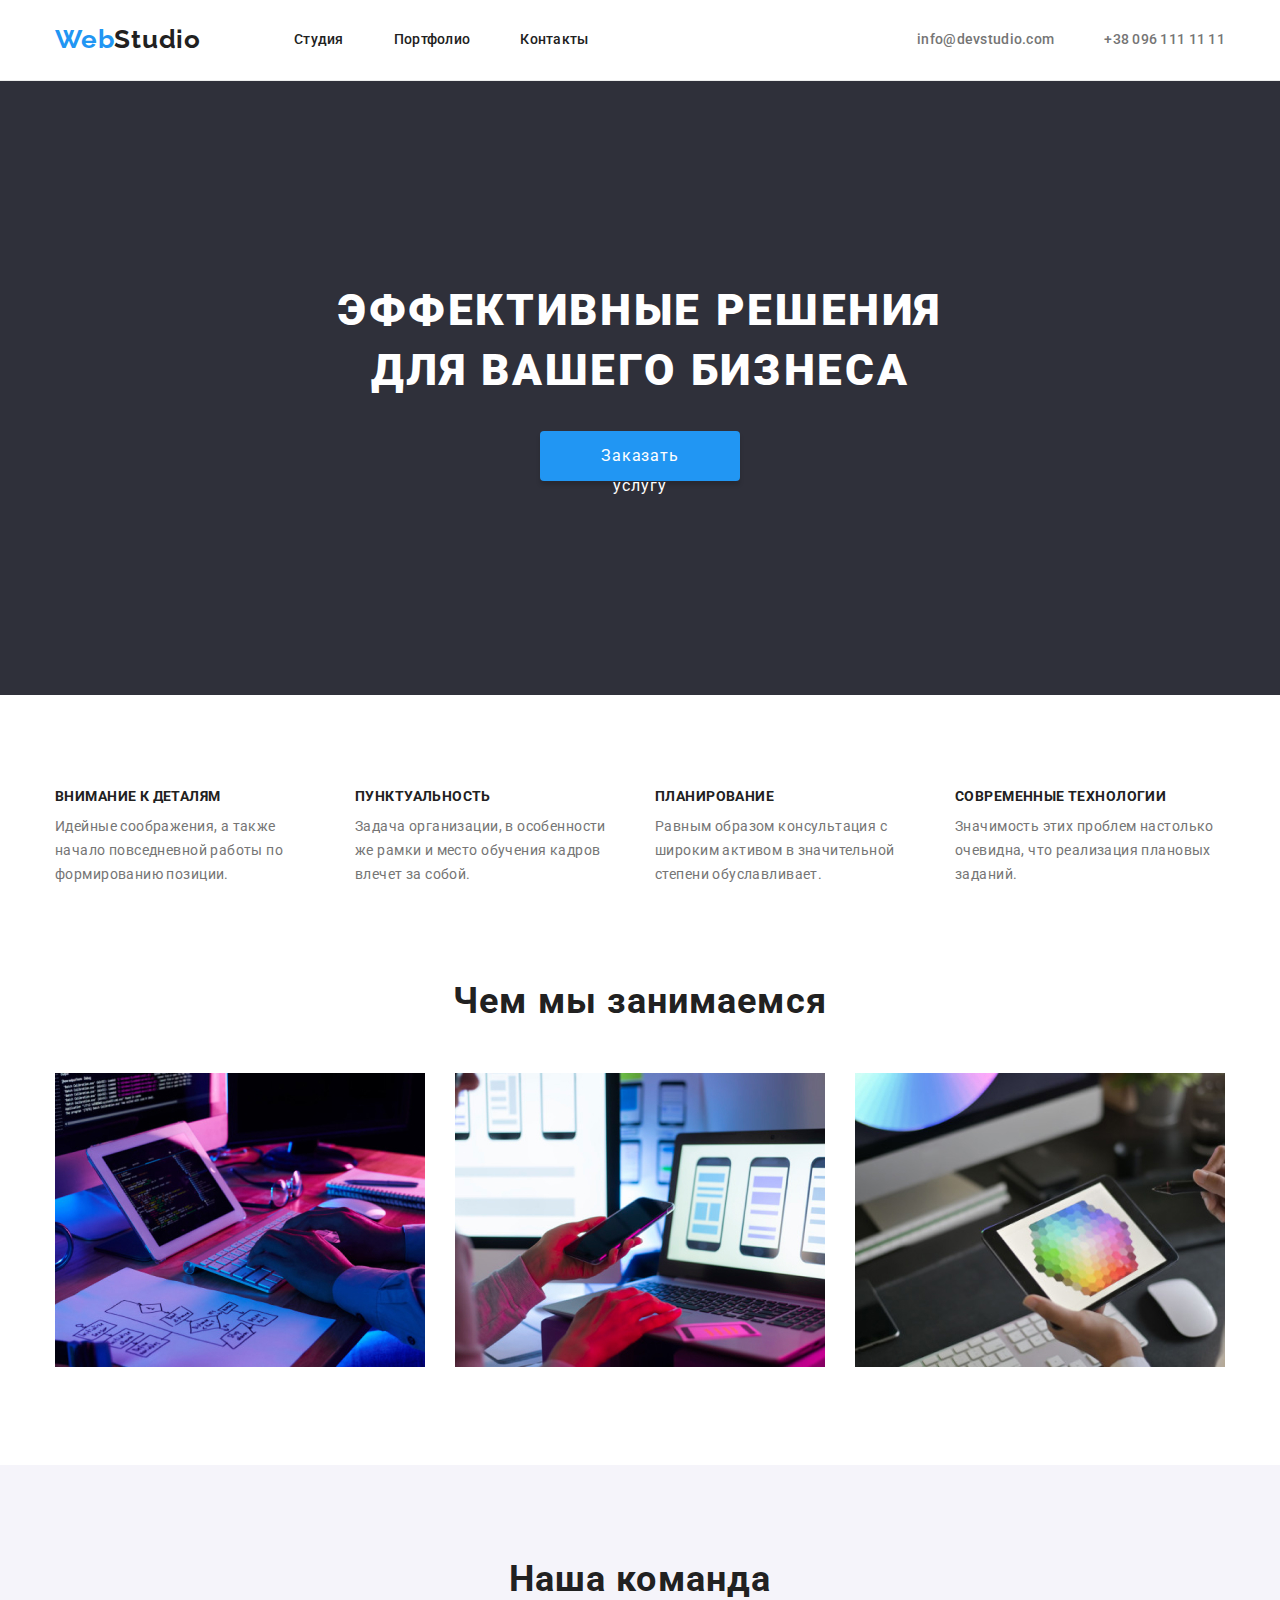
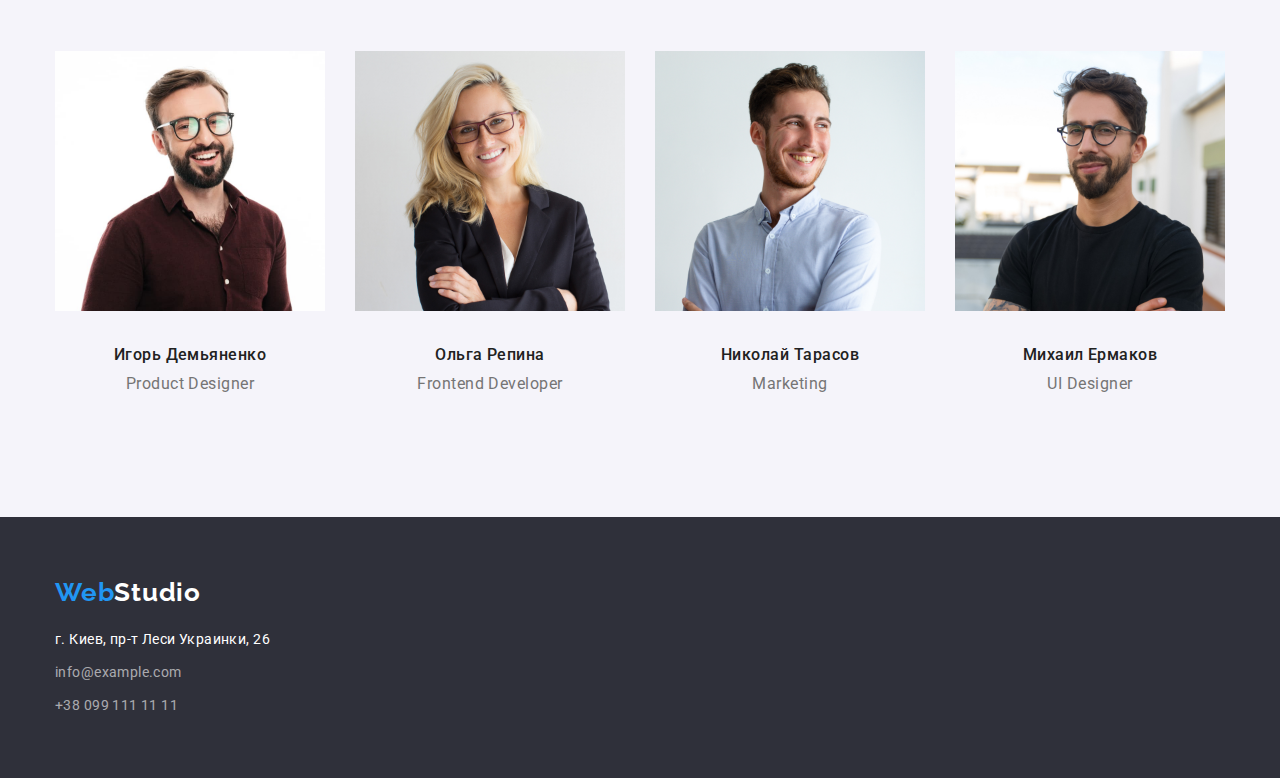
<file: index.html>
<!DOCTYPE html>
<html lang="ru">
  <head>
    <meta charset="UTF-8" />
    <meta http-equiv="X-UA-Compatible" content="IE=edge" />
    <meta name="viewport" content="width=device-width, initial-scale=1.0" />
    <title>Studio</title>
    <link
      rel="stylesheet"
      href="https://fonts.googleapis.com/css2?family=Raleway:wght@700&family=Roboto:wght@400;500;700;900&display=swap"
    />
    <link
      rel="stylesheet"
      href="https://cdnjs.cloudflare.com/ajax/libs/modern-normalize/1.1.0/modern-normalize.min.css"
    />
    <link rel="stylesheet" href="./css/styles.css" />
  </head>
  <body>
    <!--Шапка-->
    <header class="header">
      <div class="container header-nav">
        <a class="logo" href="" aria-label="Логотип сайту WebStudio"
          >Web<span class="logo-web">Studio</span></a
        >

        <nav class="nav">
          <ul class="nav-list">
            <li class="nav-item">
              <a class="nav-link" href="./index.html">Студия</a>
            </li>
            <li class="nav-item">
              <a class="nav-link" href="./portfolio.html">Портфолио</a>
            </li>
            <li class="nav-item">
              <a class="nav-link" href="">Контакты</a>
            </li>
          </ul>
        </nav>

        <ul class="header-list">
          <li class="header-item">
            <a class="header-link-mail" href="mailto:info@devstudio.com">info@devstudio.com</a>
          </li>
          <li class="header-item">
            <a class="header-link-tel" href="tel:380961111111">+38 096 111 11 11</a>
          </li>
        </ul>
      </div>
    </header>

    <!--Список-->
    <main>
      <!--Герой-->
      <section class="hero">
        <h1 class="hero-title">
          Эффективные решения <br />
          для вашего бизнеса
        </h1>
        <button class="hero-button" type="button">Заказать услугу</button>
      </section>

      <!--Особенности-->
      <section class="feature">
        <div class="container">
          <ul class="feature-list">
            <li class="feature-item">
              <h3 class="feature-title">Внимание к деталям</h3>
              <p class="feature-text">
                Идейные соображения, а также начало повседневной работы по формированию позиции.
              </p>
            </li>
            <li class="feature-item">
              <h3 class="feature-title">Пунктуальность</h3>
              <p class="feature-text">
                Задача организации, в особенности же рамки и место обучения кадров влечет за собой.
              </p>
            </li>
            <li class="feature-item">
              <h3 class="feature-title">Планирование</h3>
              <p class="feature-text">
                Равным образом консультация с широким активом в значительной степени обуславливает.
              </p>
            </li>
            <li class="feature-item">
              <h3 class="feature-title">Современные технологии</h3>
              <p class="feature-text">
                Значимость этих проблем настолько очевидна, что реализация плановых заданий.
              </p>
            </li>
          </ul>
        </div>
      </section>

      <!--Деятельности-->
      <section class="about">
        <div class="container">
          <h2 class="about-title">Чем мы занимаемся</h2>
          <ul class="icon">
            <li class="about-icon">
              <img
                class="about-img"
                src="./images/img1.jpg"
                alt="работающий программист"
                width="370"
                height="294"
              />
            </li>
            <li class="about-icon">
              <img
                class="about-img"
                src="./images/img2.jpg"
                alt="ноутбук и телефон"
                width="370"
                height="294"
              />
            </li>
            <li class="about-icon">
              <img
                class="about-img"
                src="./images/img3.jpg"
                alt="картинка на планшете"
                width="370"
                height="294"
              />
            </li>
          </ul>
        </div>
      </section>

      <!--Команда-->
      <section class="team">
        <div class="container">
          <h2 class="team-title">Наша команда</h2>
          <ul class="team-list">
            <li class="team-item">
              <img
                class="img-item"
                src="./images/Игорь.jpg"
                alt="Product Designer"
                width="270"
                height="260"
              />
              <div class="team-block">
                <h3 class="team-name">Игорь Демьяненко</h3>
                <p class="team-position" lang="en">Product Designer</p>
              </div>
            </li>
            <li class="team-item">
              <img
                class="img-item"
                src="./images/Ольга.jpg"
                alt="Frontend Developer"
                width="270"
                height="260"
              />
              <div class="team-block">
                <h3 class="team-name">Ольга Репина</h3>
                <p class="team-position" lang="en">Frontend Developer</p>
              </div>
            </li>
            <li class="team-item">
              <img
                class="img-item"
                src="./images/Николай.jpg"
                alt="Marketing"
                width="270"
                height="260"
              />
              <div class="team-block">
                <h3 class="team-name">Николай Тарасов</h3>
                <p class="team-position" lang="en">Marketing</p>
              </div>
            </li>
            <li class="team-item">
              <img
                class="img-item"
                src="./images/Михаил.jpg"
                alt="UI Designer"
                width="270"
                height="260"
              />
              <div class="team-block">
                <h3 class="team-name">Михаил Ермаков</h3>
                <p class="team-position" lang="en">UI Designer</p>
              </div>
            </li>
          </ul>
        </div>
      </section>
    </main>

    <!--Подвал-->
    <footer class="footer">
      <div class="container">
        <a class="logo" href="" aria-label="Логотип сайту WebStudio"
          >Web<span class="logo-studio">Studio</span></a
        >

        <address class="address">
          <ul class="footer-list">
            <li class="footer-item">
              <a
                class="footer-address"
                href="https://goo.gl/maps/Pvmzu7NSPGujkEMB6"
                target="_blank"
                rel="noopener noreferrer"
                >г. Киев, пр-т Леси Украинки, 26</a
              >
            </li>
            <li class="footer-item">
              <a class="footer-mail" href="mailto:info@example.com">info@example.com</a>
            </li>
            <li class="footer-item">
              <a class="footer-tel" href="tel:380991111111">+38 099 111 11 11</a>
            </li>
          </ul>
        </address>
      </div>
    </footer>
  </body>
</html>
</file>
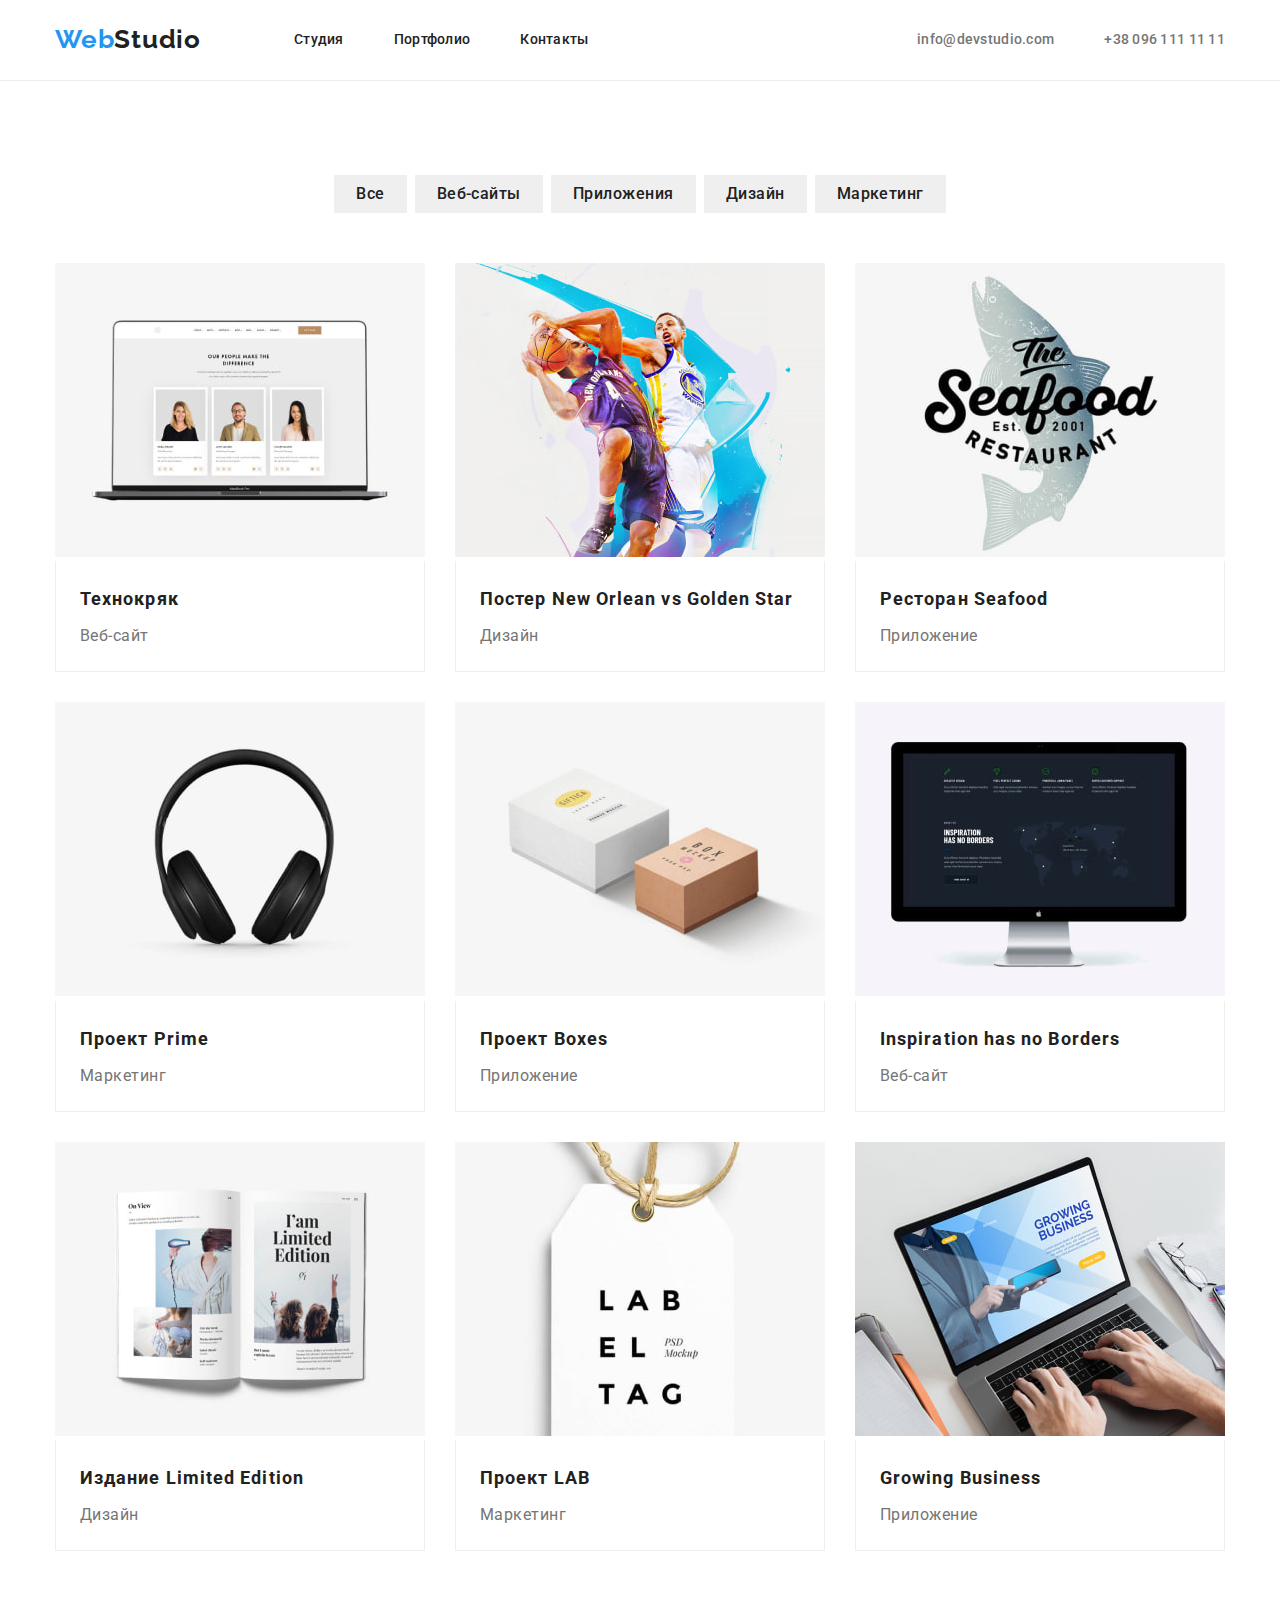
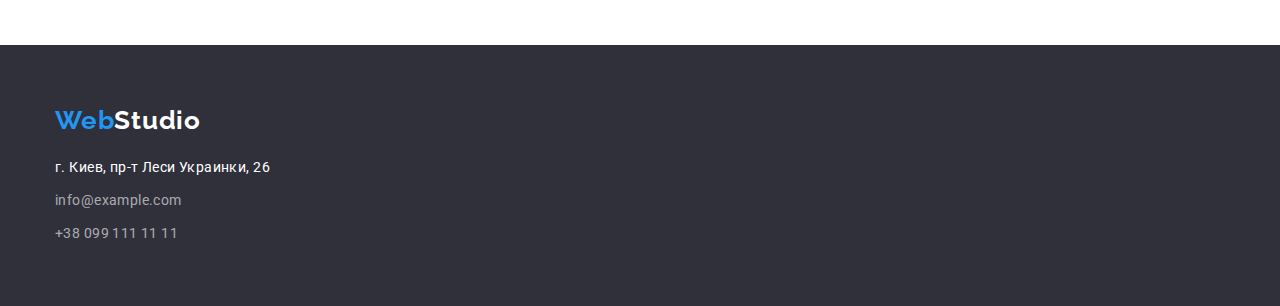
<file: portfolio.html>
<!DOCTYPE html>
<html lang="ru">
  <head>
    <meta charset="UTF-8" />
    <meta http-equiv="X-UA-Compatible" content="IE=edge" />
    <meta name="viewport" content="width=device-width, initial-scale=1.0" />
    <title>Portfolio</title>
    <link
      rel="stylesheet"
      href="https://fonts.googleapis.com/css2?family=Raleway:wght@700&family=Roboto:wght@400;500;700;900&display=swap"
    />
    <link
      rel="stylesheet"
      href="https://cdnjs.cloudflare.com/ajax/libs/modern-normalize/1.1.0/modern-normalize.min.css"
    />
    <link rel="stylesheet" href="./css/styles.css" />
  </head>
  <body>
    <!--Шапка-->
    <header class="header">
      <div class="container header-nav">
        <a class="logo" href="" aria-label="Логотип сайту WebStudio"
          >Web<span class="logo-web">Studio</span></a
        >

        <nav class="nav">
          <ul class="nav-list">
            <li class="nav-item">
              <a class="nav-link" href="./index.html">Студия</a>
            </li>
            <li class="nav-item">
              <a class="nav-link" href="./portfolio.html">Портфолио</a>
            </li>
            <li class="nav-item">
              <a class="nav-link" href="">Контакты</a>
            </li>
          </ul>
        </nav>

        <ul class="header-list">
          <li class="header-item">
            <a class="header-link-mail" href="mailto:info@devstudio.com">info@devstudio.com</a>
          </li>
          <li class="header-item">
            <a class="header-link-tel" href="tel:380961111111">+38 096 111 11 11</a>
          </li>
        </ul>
      </div>
    </header>

    <!--Список проектов-->
    <main>
      <section class="btn-btn">
        <div class="container">
          <ul class="button">
            <li class="button-item">
              <button class="button-btn" type="button">Все</button>
            </li>
            <li class="button-item">
              <button class="button-btn" type="button">Веб-сайты</button>
            </li>
            <li class="button-item">
              <button class="button-btn" type="button">Приложения</button>
            </li>
            <li class="button-item">
              <button class="button-btn" type="button">Дизайн</button>
            </li>
            <li class="button-item">
              <button class="button-btn" type="button">Маркетинг</button>
            </li>
          </ul>

          <ul class="project-list">
            <li class="project-container">
              <img
                class="img"
                src="./images/portfolio/texnokryak.jpg"
                alt="главная страница веб-сайта"
                width="370"
                height="294"
              />
              <div class="block-title">
                <h3 class="project-title">Технокряк</h3>
                <p class="project-text">Веб-сайт</p>
              </div>
            </li>
            <li class="project-container">
              <img
                class="img"
                src="./images/portfolio/poster.jpg"
                alt="постер с двумя баскетболистами"
                width="370"
                height="294"
              />
              <div class="block-title">
                <h3 class="project-title">Постер New Orlean vs Golden Star</h3>
                <p class="project-text">Дизайн</p>
              </div>
            </li>
            <li class="project-container">
              <img
                class="img"
                src="./images/portfolio/restaurant.jpg"
                alt="лого ресторана"
                width="370"
                height="294"
              />
              <div class="block-title">
                <h3 class="project-title">Ресторан Seafood</h3>
                <p class="project-text">Приложение</p>
              </div>
            </li>
            <li class="project-container">
              <img
                class="img"
                src="./images/portfolio/project-prim.jpg"
                alt="наушники"
                width="370"
                height="294"
              />
              <div class="block-title">
                <h3 class="project-title">Проект Prime</h3>
                <p class="project-text">Маркетинг</p>
              </div>
            </li>
            <li class="project-container">
              <img
                class="img"
                src="./images/portfolio/poster-boxes.jpg"
                alt="две коробки"
                width="370"
                height="294"
              />
              <div class="block-title">
                <h3 class="project-title">Проект Boxes</h3>
                <p class="project-text">Приложение</p>
              </div>
            </li>
            <li class="project-container">
              <img
                class="img"
                src="./images/portfolio/inspiration.jpg"
                alt="монитор с сайтом"
                width="370"
                height="294"
              />
              <div class="block-title">
                <h3 class="project-title">Inspiration has no Borders</h3>
                <p class="project-text">Веб-сайт</p>
              </div>
            </li>
            <li class="project-container">
              <img
                class="img"
                src="./images/portfolio/edition.jpg"
                alt="издание журнала"
                width="370"
                height="294"
              />
              <div class="block-title">
                <h3 class="project-title">Издание Limited Edition</h3>
                <p class="project-text">Дизайн</p>
              </div>
            </li>
            <li class="project-container">
              <img
                class="img"
                src="./images/portfolio/project-lab.jpg"
                alt="бирка с надписью"
                width="370"
                height="294"
              />
              <div class="block-title">
                <h3 class="project-title">Проект LAB</h3>
                <p class="project-text">Маркетинг</p>
              </div>
            </li>
            <li class="project-container">
              <img
                class="img"
                src="./images/portfolio/growing.jpg"
                alt="монитор с заставкой"
                width="370"
                height="294"
              />
              <div class="block-title">
                <h3 class="project-title">Growing Business</h3>
                <p class="project-text">Приложение</p>
              </div>
            </li>
          </ul>
        </div>
      </section>
    </main>

    <!--Подвал-->
    <footer class="footer">
      <div class="container">
        <a class="logo" href="" aria-label="Логотип сайту WebStudio"
          >Web<span class="logo-studio">Studio</span></a
        >

        <address class="address">
          <ul class="footer-list">
            <li class="footer-item">
              <a
                class="footer-address"
                href="https://goo.gl/maps/Pvmzu7NSPGujkEMB6"
                target="_blank"
                rel="noopener noreferrer"
                >г. Киев, пр-т Леси Украинки, 26</a
              >
            </li>
            <li class="footer-item">
              <a class="footer-mail" href="mailto:info@example.com">info@example.com</a>
            </li>
            <li class="footer-item">
              <a class="footer-tel" href="tel:380991111111">+38 099 111 11 11</a>
            </li>
          </ul>
        </address>
      </div>
    </footer>
  </body>
</html>
</file>
<file: css/styles.css>
/* цвет основного текста #212121*/
/*вторичный цвет текста #757575*/
/* цвет фона первичный #FFFFFF */
/* цвет фона вторичный #F5F4FA */
/*акцент цвет #2196F3*/
/* цвет футера и героя #2F303A */

:root {
  --primary-text-color: #212121;
  --accent-color: #2196f3;
  --secondary-color: #757575;
  --fon-color: #ffffff;
  --back-fon-color: #f5f4fa;
  --back-color: #2f303a;
}

body {
  font-family: 'Roboto', sans-serif;
  background: var(--fon-color);
  color: var(--primary-text-color);
}

p,
h1,
h2,
h3,
h4,
h5,
h6 {
  margin-top: 0;
  margin-bottom: 0;
}

ul,
ol {
  padding-left: 0;
  margin: 0;
}

ul {
  list-style: none;
}

button {
  cursor: pointer;
}

/* Studio */

.container {
  width: 1200px;
  padding-left: 15px;
  padding-right: 15px;
  margin: 0px auto;
}

/* Логотип в шапке */
.header .logo {
  margin-bottom: 0px;
}

.logo {
  font-family: 'Raleway';
  font-weight: 700;
  font-size: 26px;
  line-height: 31px;
  letter-spacing: 0.03em;
  text-decoration: none;
}

/* Шапка-навигация */

.logo {
  color: #2196f3;
}

.logo-web {
  color: var(--primary-text-color);
}

.header {
  padding-top: 24px;
  padding-bottom: 25px;
  border-bottom: 1px solid #ececec;
}

.container.header-nav {
  display: flex;
  align-items: center;
}

.header-logo {
  color: black;
}

.nav {
  margin-left: 93px;
}

.nav-list {
  display: flex;
}

.nav .nav-item + .nav-item {
  margin-left: 50px;
}

.nav-link {
  display: block;

  color: var(--primary-text-color);

  font-weight: 500;
  font-size: 14px;
  line-height: 1.14;
  letter-spacing: 0.02em;
  text-decoration: none;
}

.header-item {
  font-weight: 500;
  font-size: 14px;
  line-height: 1.14;
  letter-spacing: 0.02em;
}

.header-list {
  display: flex;
  margin-left: auto;
}

.header-list .header-item + .header-item {
  margin-left: 50px;
}

.header-link-mail,
.header-link-tel {
  font-weight: 500;
  font-size: 14px;
  line-height: 1.14;
  letter-spacing: 0.02em;
  text-decoration: none;
  color: var(--secondary-color);
}

.nav-link:hover,
.nav-link:focus {
  color: var(--accent-color);
}

.header-link-mail:hover,
.header-link-mail:focus {
  color: var(--accent-color);
}

.header-link-tel:hover,
.header-link-tel:focus {
  color: var(--accent-color);
}

/* Герой */

.hero {
  padding-top: 200px;
  padding-bottom: 200px;

  background: var(--back-color);
  text-align: center;
}

.hero-title {
  margin-bottom: 30px;
  font-weight: 900;
  font-size: 44px;
  line-height: 1.36;
  letter-spacing: 0.06em;
  text-transform: uppercase;

  color: var(--fon-color);
}

.hero-button {
  width: 200px;
  height: 50px;
  padding: 10px 32px;
  display: inline-block;
  font-family: inherit;
  font-size: 16px;
  line-height: 1.88;
  letter-spacing: 0.06em;
  border: none;
  color: var(--fon-color);
  background-color: var(--accent-color);
  box-shadow: 0px 4px 4px rgba(0, 0, 0, 0.15);
  border-radius: 4px;
}

/* Особенности */

.feature {
  padding-top: 94px;
  padding-bottom: 94px;
  color: var(--primary-text-color);
}

.feature-list {
  display: flex;
  list-style: none;
}

.feature-item {
  width: 270px;
}

.feature-item:not(:last-child) {
  margin-right: 30px;
}

.feature-item .feature-title {
  margin-bottom: 10px;
  font-weight: 700;
  font-size: 14px;
  line-height: 1.14;
  letter-spacing: 0.03em;
  text-transform: uppercase;
}

.feature-text {
  font-size: 14px;
  line-height: 1.71;
  letter-spacing: 0.03em;
  color: var(--secondary-color);
}

/* Деятельности */

.about {
  padding-bottom: 94px;
}

.about-title {
  margin-bottom: 50px;

  font-weight: 700;
  font-size: 36px;
  line-height: 1.16;
  text-align: center;
  letter-spacing: 0.03em;

  color: var(--primary-text-color);
}

.icon {
  display: flex;
}

.about-icon {
  display: inline-block;
  max-width: 370px;
}

.about-icon:not(:last-child) {
  margin-right: 30px;
}

/* Команда */

.team {
  background-color: var(--back-fon-color);
  padding-top: 94px;
  padding-bottom: 94px;
}

.team-title {
  font-weight: 700;
  font-size: 36px;
  line-height: 1.16;
  text-align: center;
  letter-spacing: 0.03em;
  color: var(--primary-text-color);
}

.team-list {
  display: flex;
  margin-top: 50px;
  list-style: none;
}

.team-block {
  padding-top: 30px;
  padding-bottom: 30px;
}

.team-item:not(:last-child) {
  margin-right: 30px;
}

.team-name {
  margin-bottom: 10px;
  font-weight: 500;
  font-size: 16px;
  line-height: 1.19;
  text-align: center;
  letter-spacing: 0.03em;
}

.team-position {
  font-size: 16px;
  line-height: 1.19;
  text-align: center;
  letter-spacing: 0.03em;

  color: var(--secondary-color);
}

/* Подвал */

.footer {
  padding-top: 60px;
  padding-bottom: 60px;
  background-color: var(--back-color);
}

.logo {
  display: block;
  margin-bottom: 20px;
}

.logo-studio {
  color: var(--fon-color);
}

.footer-item:not(:last-child) {
  margin-bottom: 9px;
}

.address {
  font-style: normal;
}

.footer-address {
  font-weight: 400;
  font-size: 14px;
  line-height: 1.71;
  letter-spacing: 0.03em;
  color: var(--fon-color);
  text-decoration: none;
}

.footer-mail,
.footer-tel {
  text-decoration: none;
  font-weight: 400;
  font-size: 14px;
  line-height: 1.71;
  letter-spacing: 0.03em;
  color: rgba(255, 255, 255, 0.6);
}

/* Portfolio */

/* Кнопки фильтра */

.button {
  display: flex;
  list-style: none;
  justify-content: center;
  margin-bottom: 50px;
}

.button-item:not(:last-child) {
  margin-right: 8px;
}

.btn-btn {
  padding-top: 94px;
  padding-bottom: 94px;
}

.button-btn {
  font-family: 'Roboto';
  border: none;
  font-weight: 500;
  font-size: 16px;
  line-height: 1.62;
  text-align: center;
  letter-spacing: 0.03em;
  color: var(--primary-text-color);
  padding: 6px 22px;
}

.button-btn:hover,
.button-btn:focus {
  background-color: #2196f3;
  color: #ffffff;
}

/* Список проектов */

.project-title {
  margin-bottom: 4px;
  font-weight: 700;
  font-size: 18px;
  line-height: 2;
  letter-spacing: 0.06em;
  color: var(--primary-text-color);
}

.project-text {
  font-size: 16px;
  line-height: 1.88;
  letter-spacing: 0.03em;
  color: #757575;
}

.project-list {
  display: flex;
  flex-wrap: wrap;
}

.block-title {
  border-right: 1px solid #eeeeee;
  border-bottom: 1px solid #eeeeee;
  border-left: 1px solid #eeeeee;
  padding: 20px 24px;
}

.project-container {
  width: calc((100% - 60px) / 3);
  margin-right: 30px;
}

.project-container:nth-child(-n + 6) {
  margin-bottom: 30px;
}

.project-container:nth-child(3n) {
  margin-right: 0px;
}
</file>
